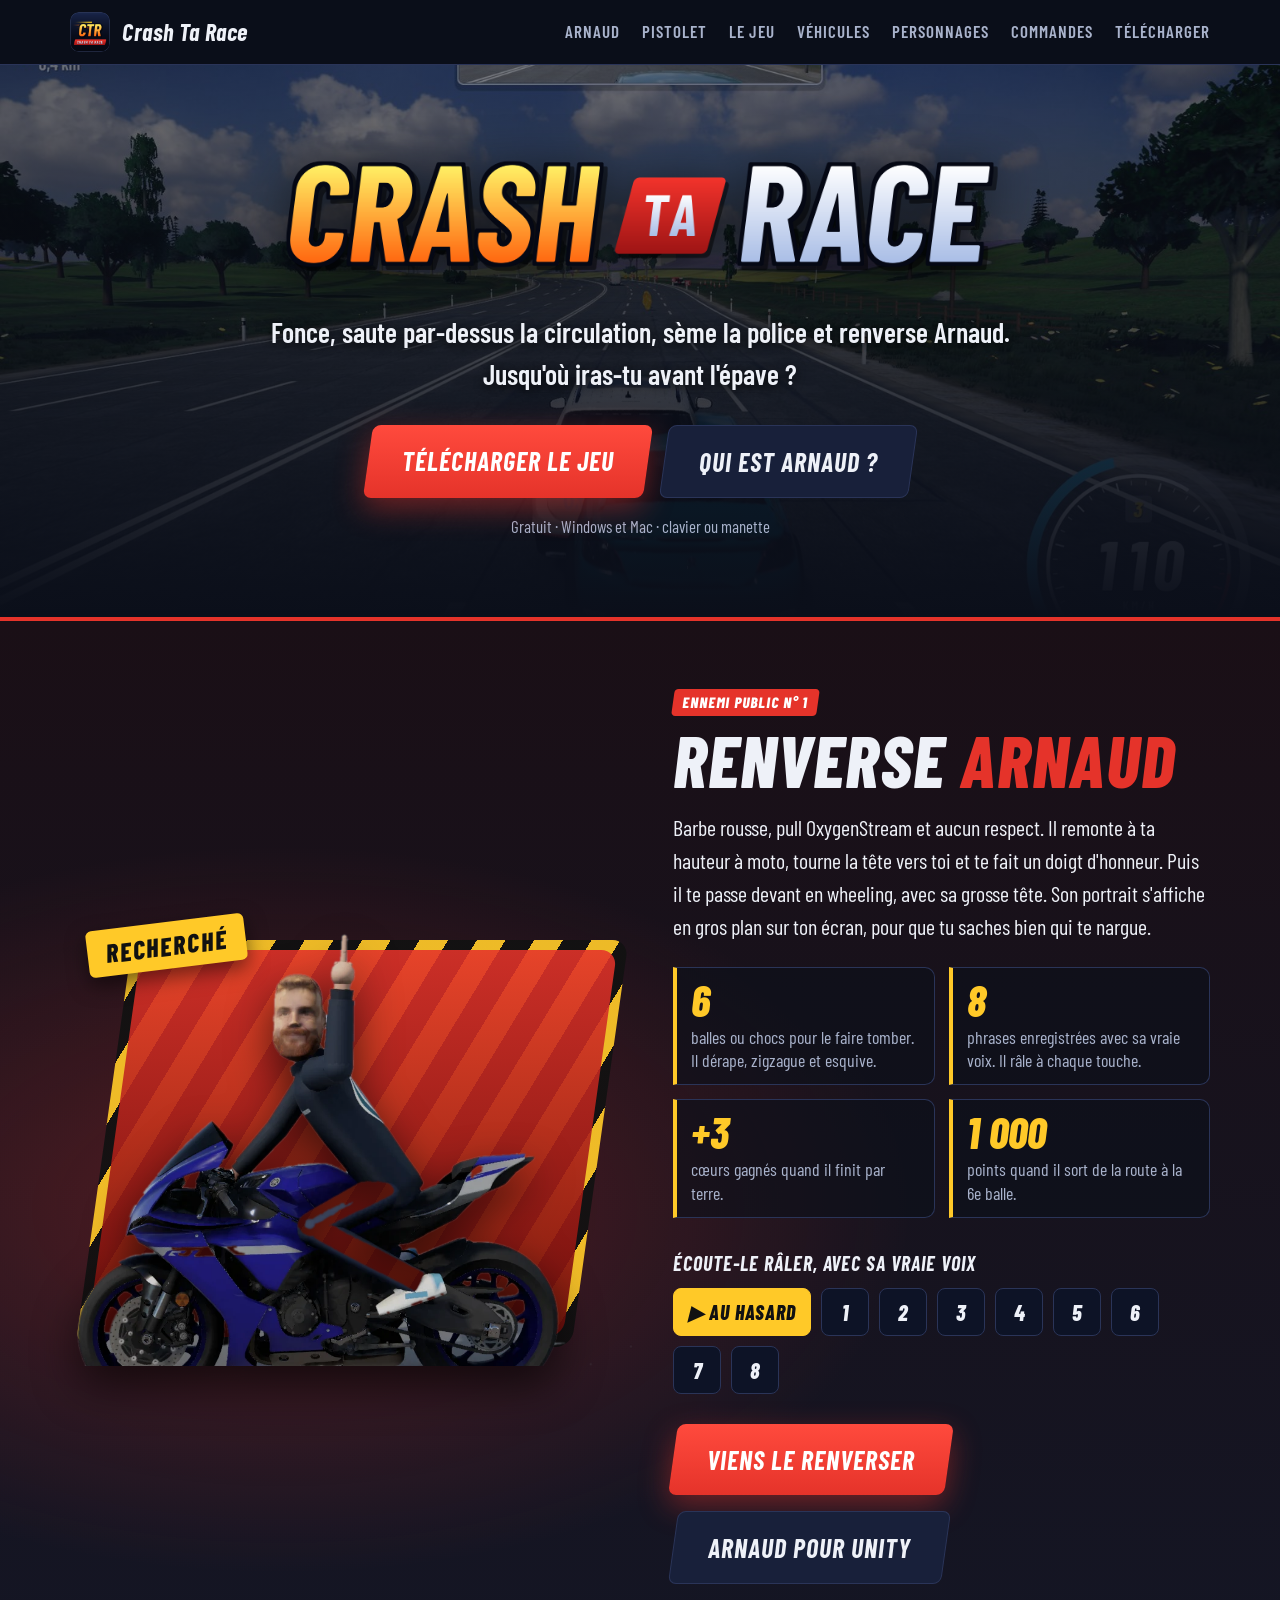
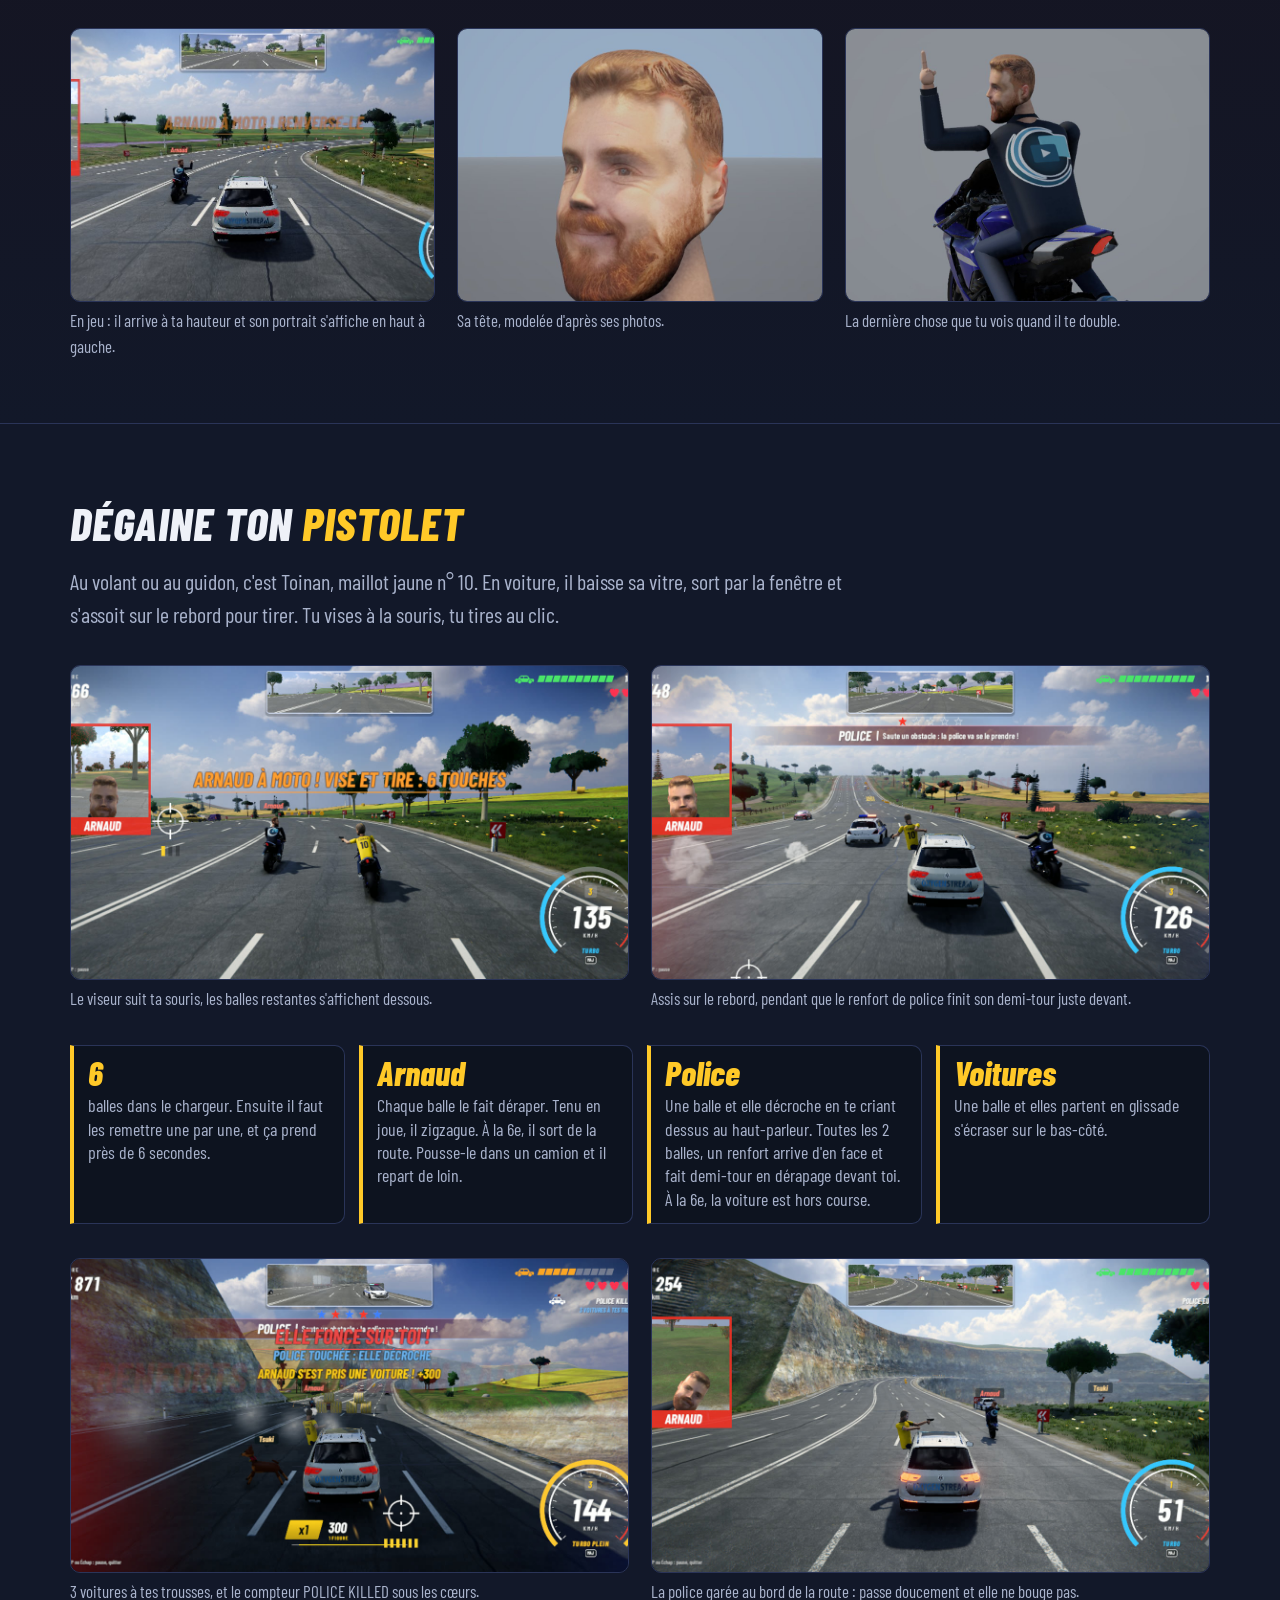
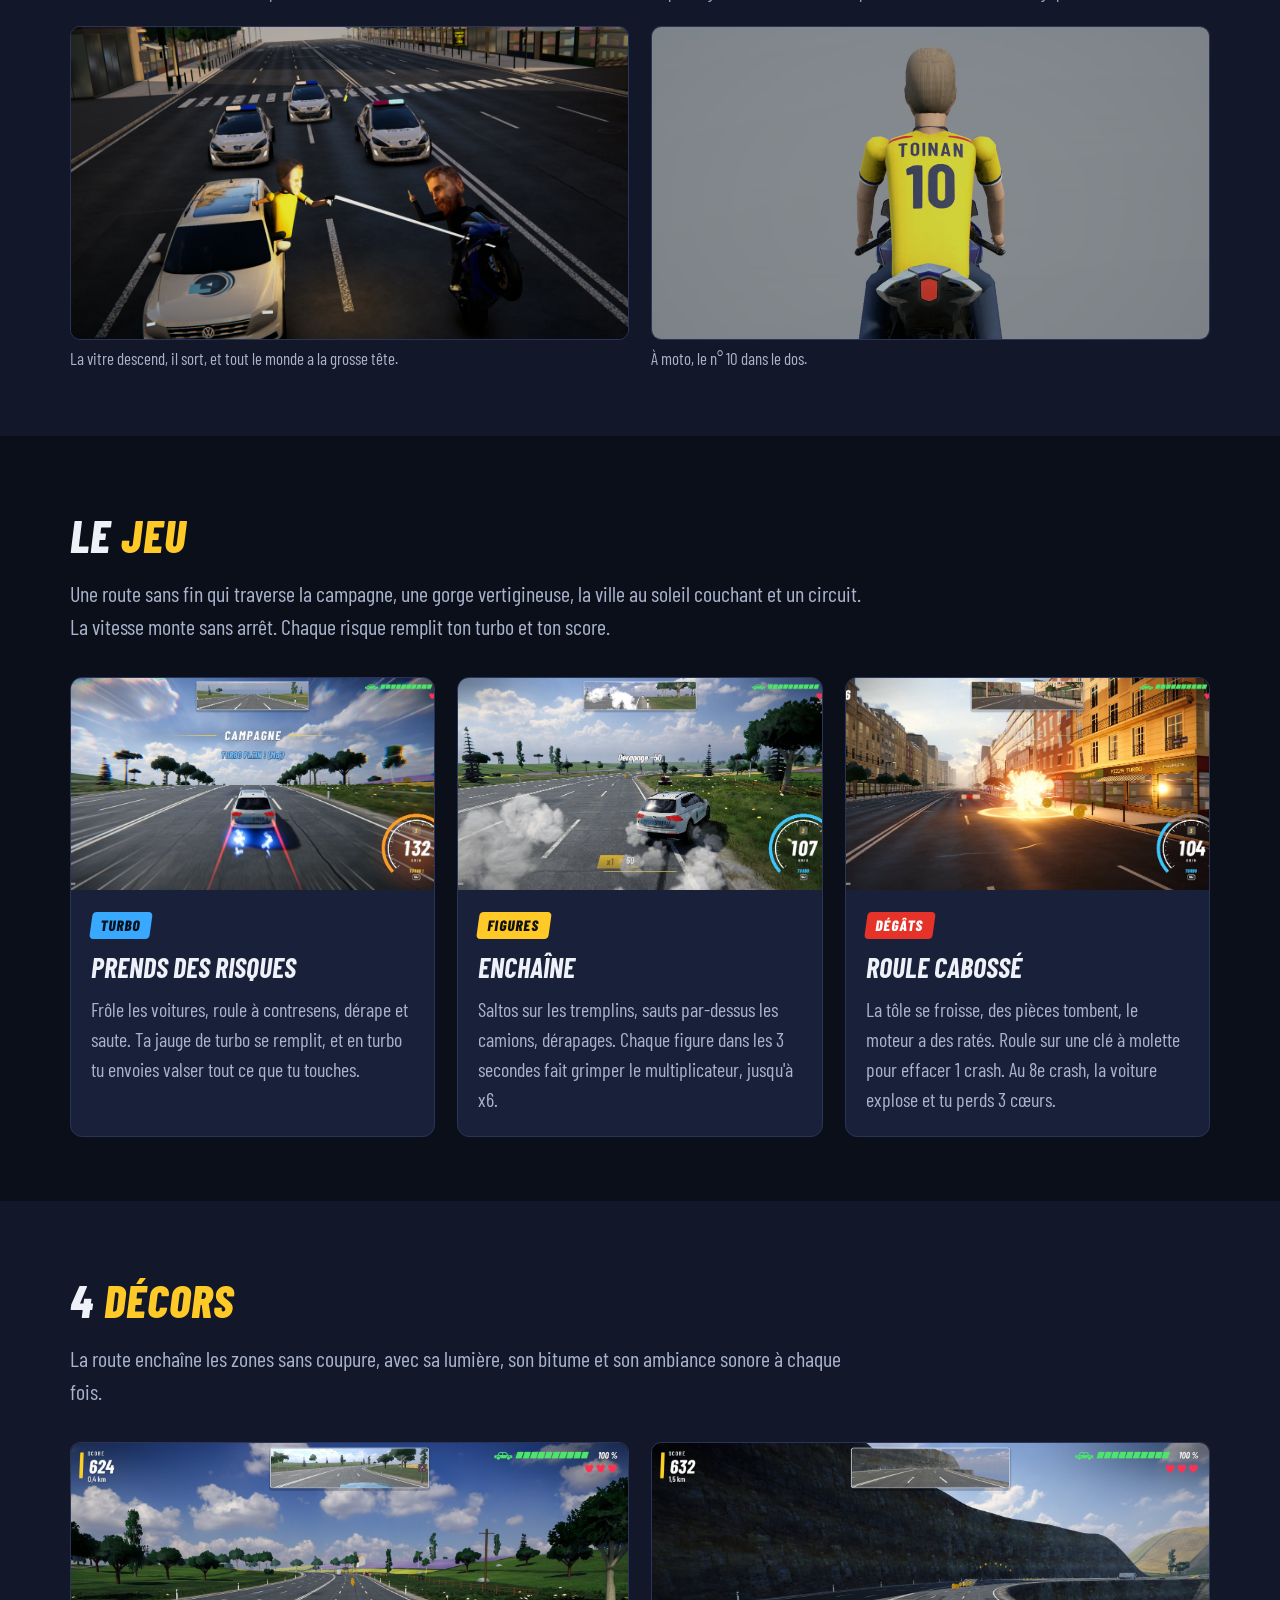
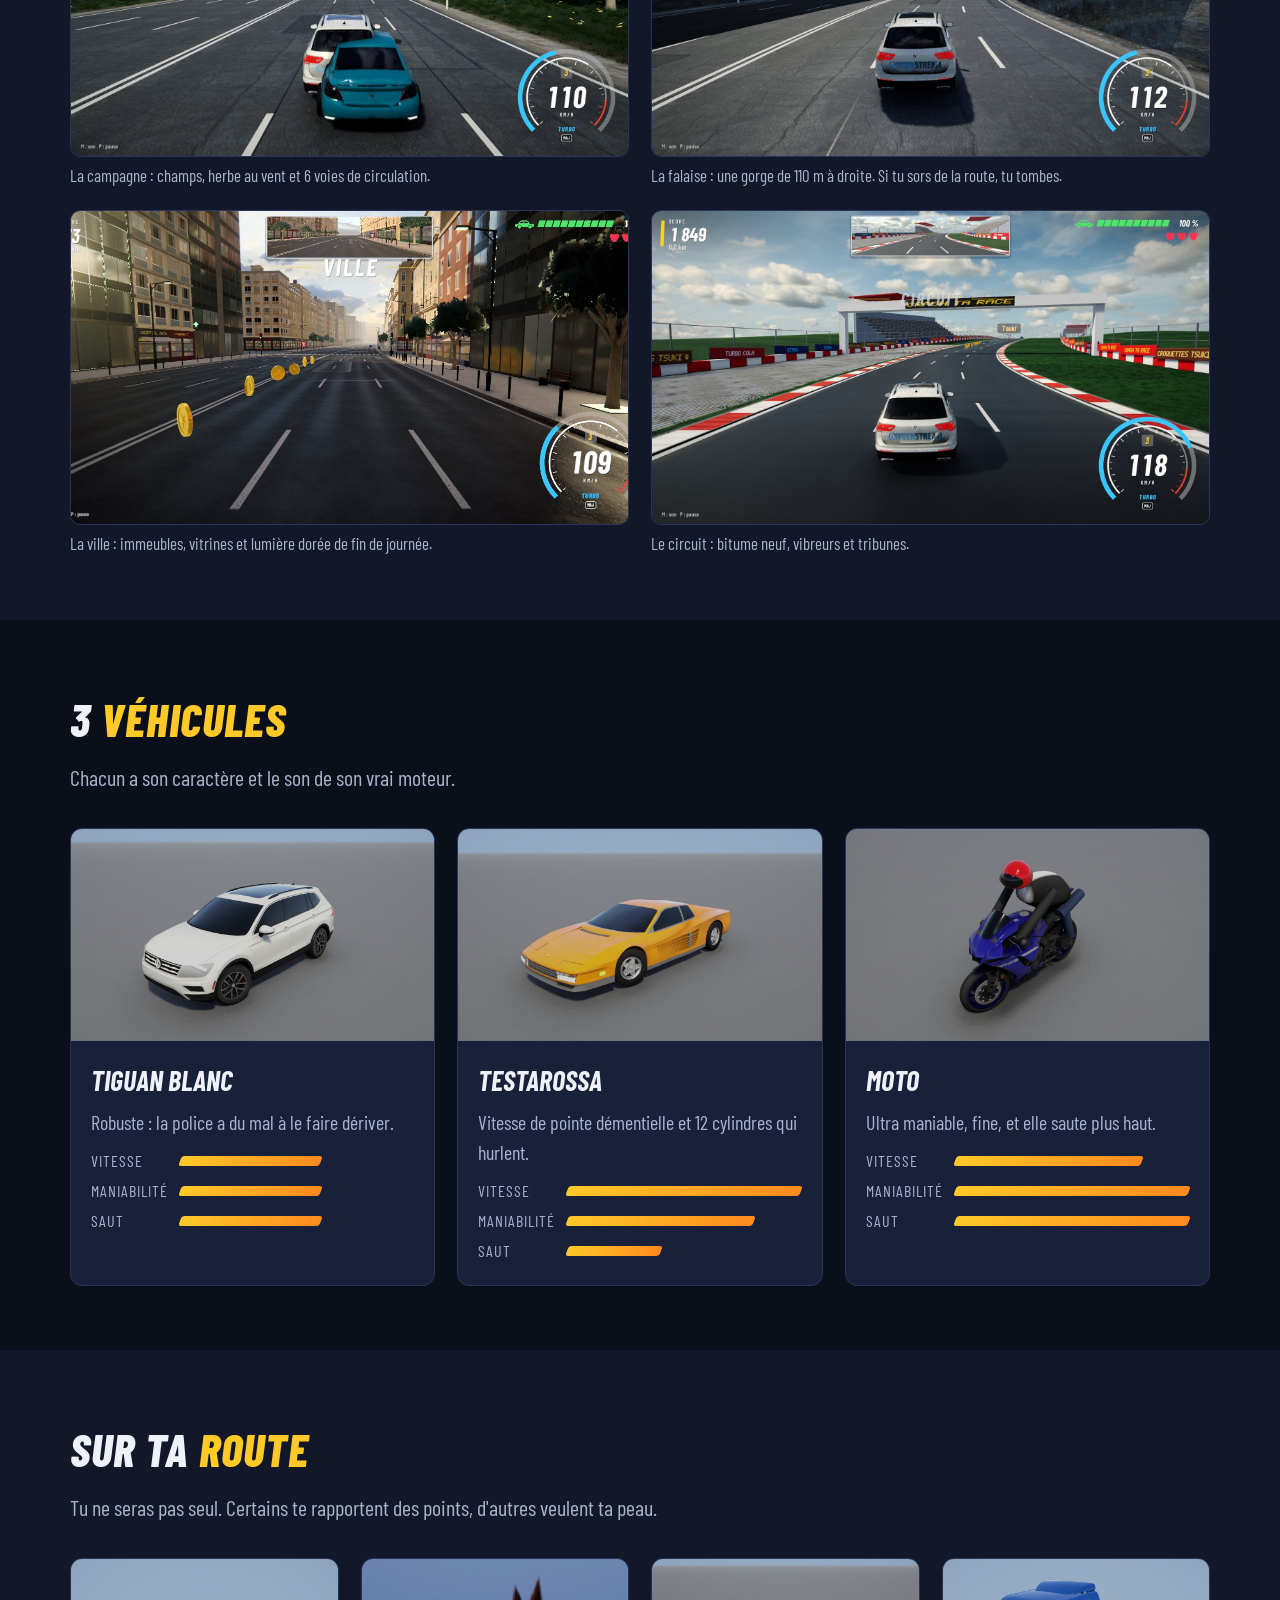
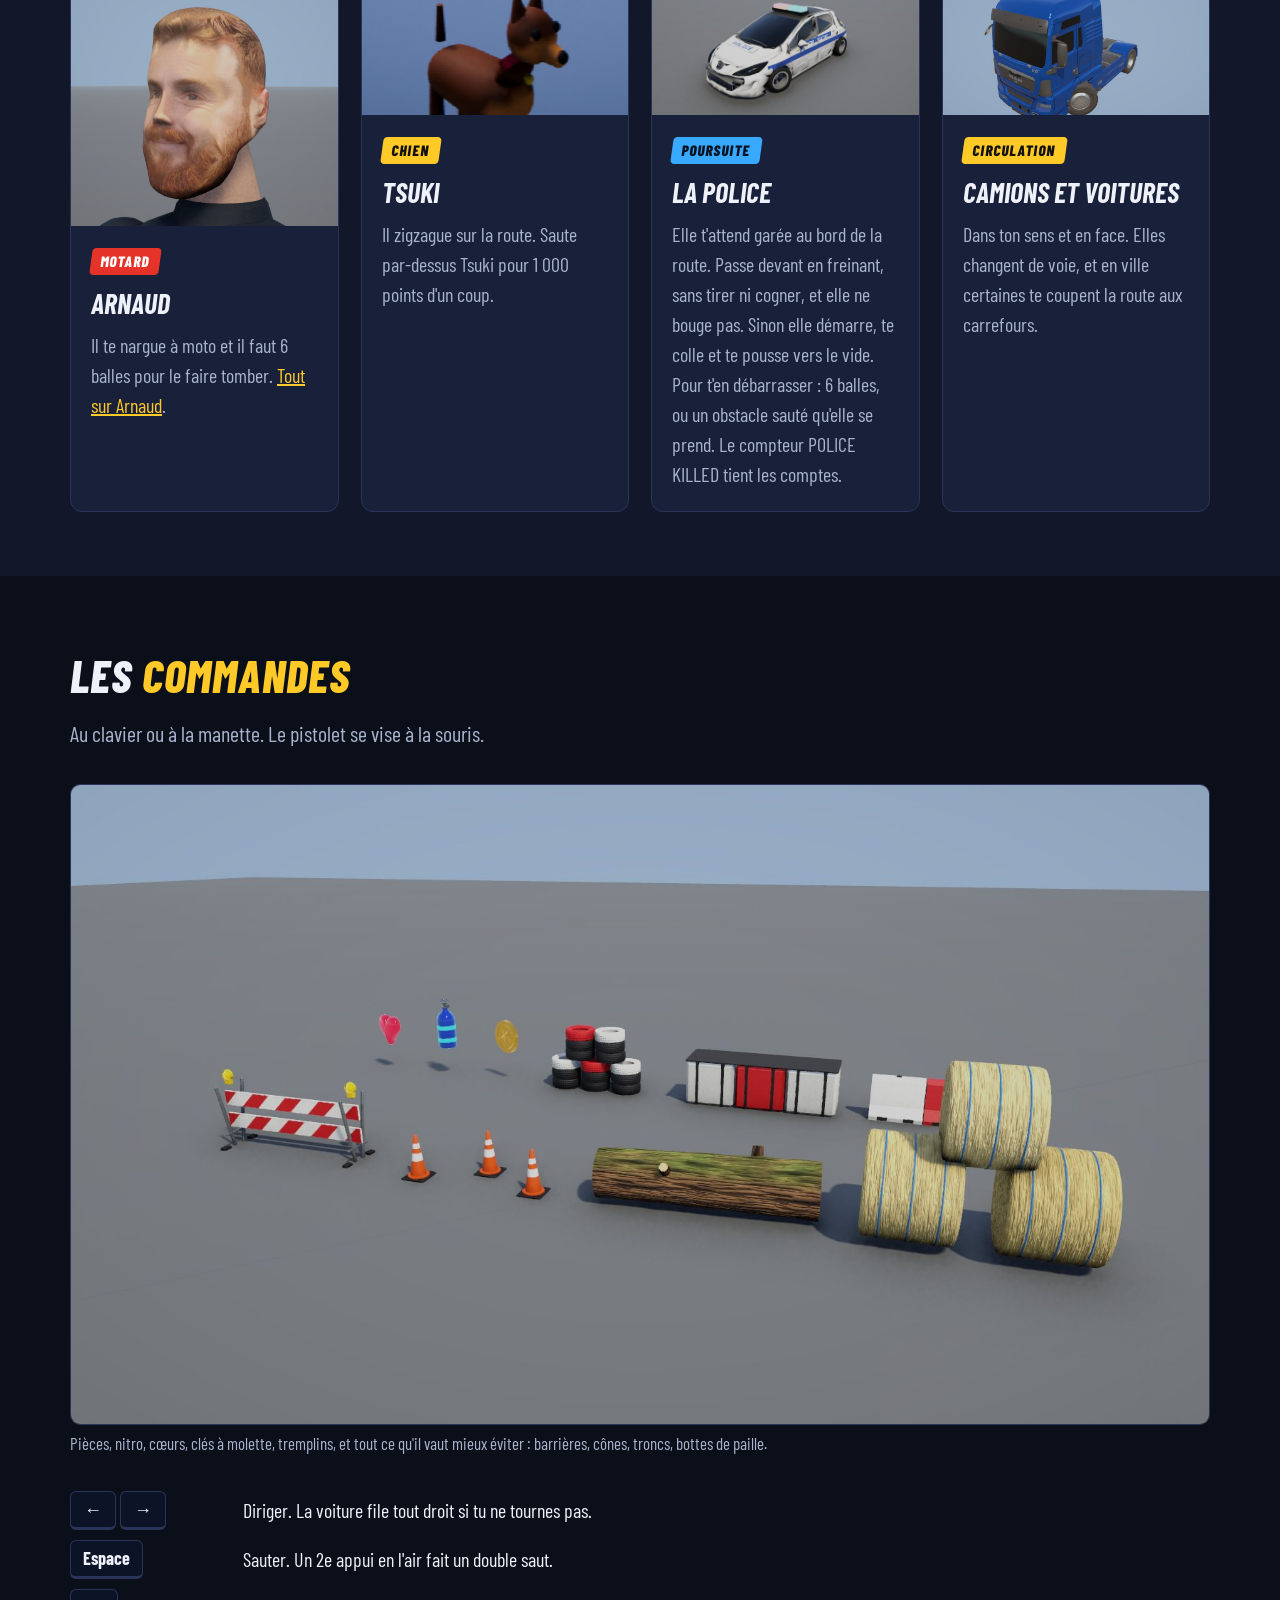
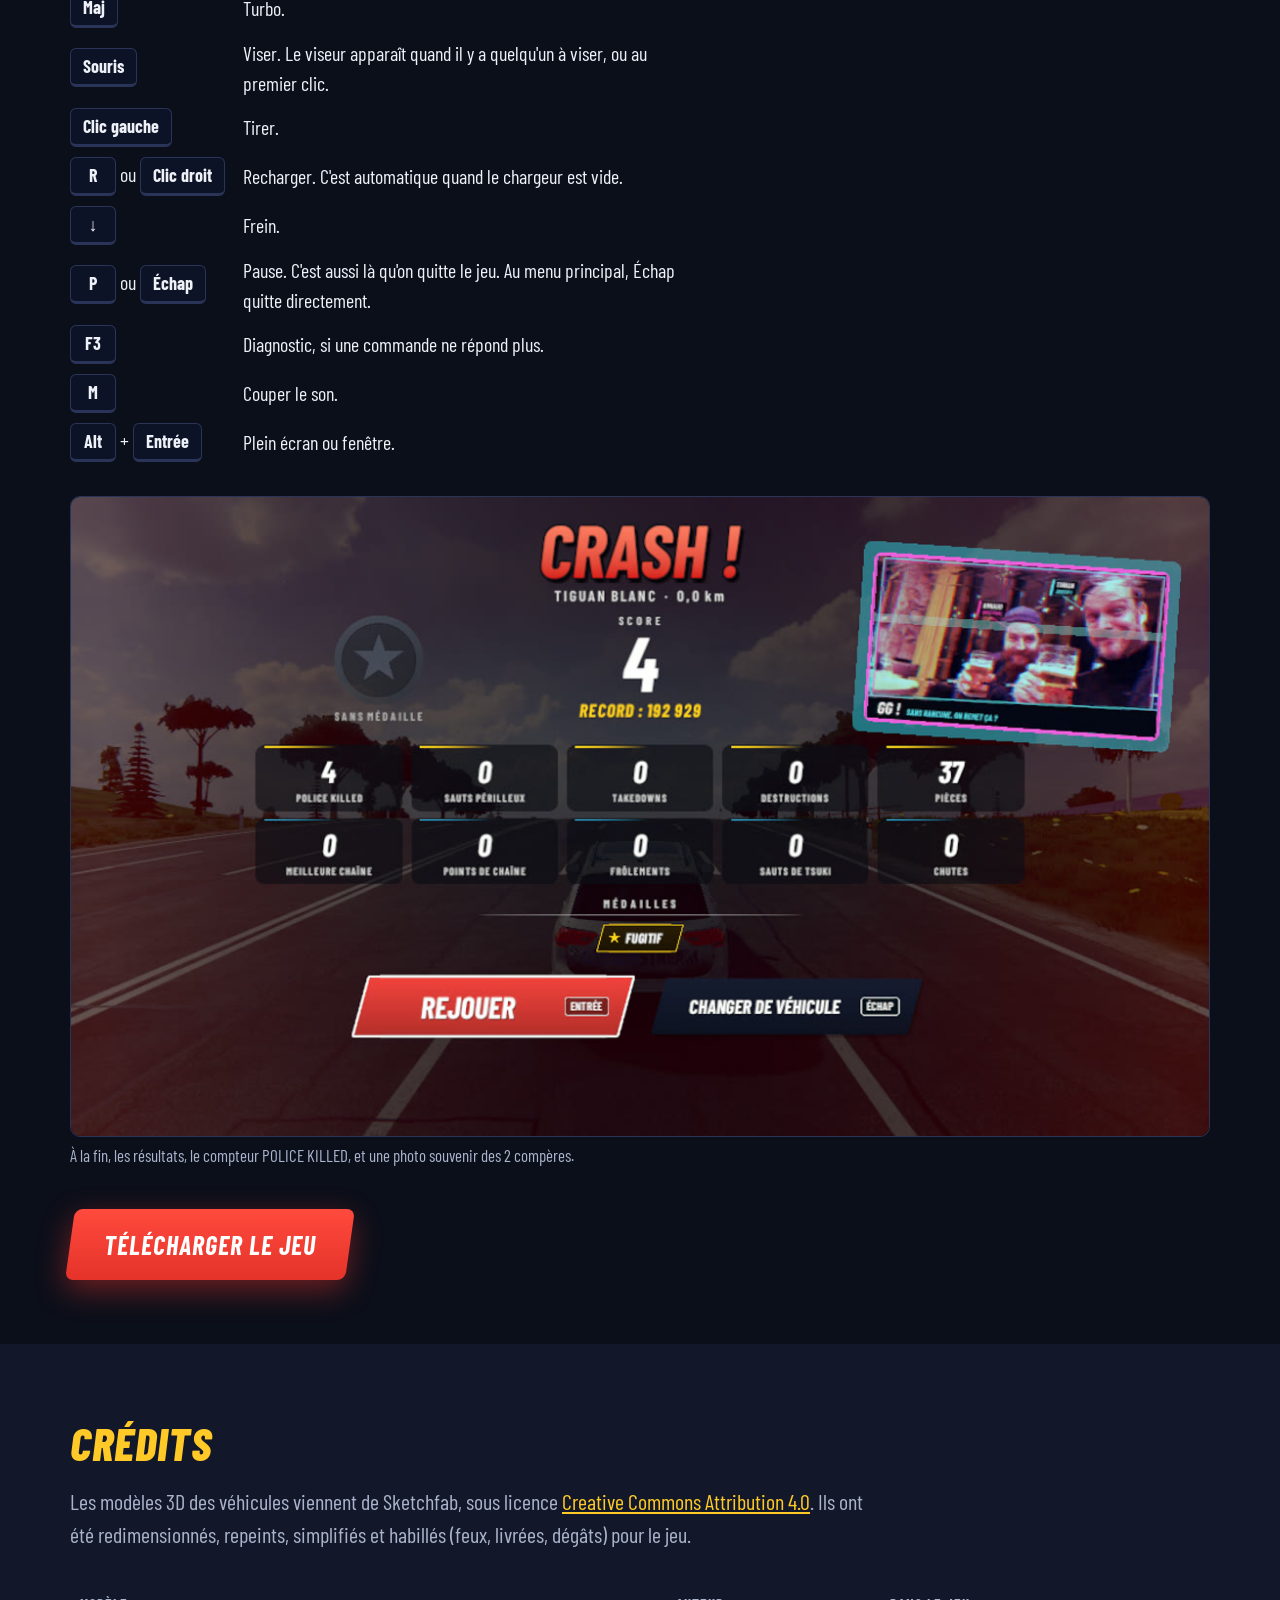
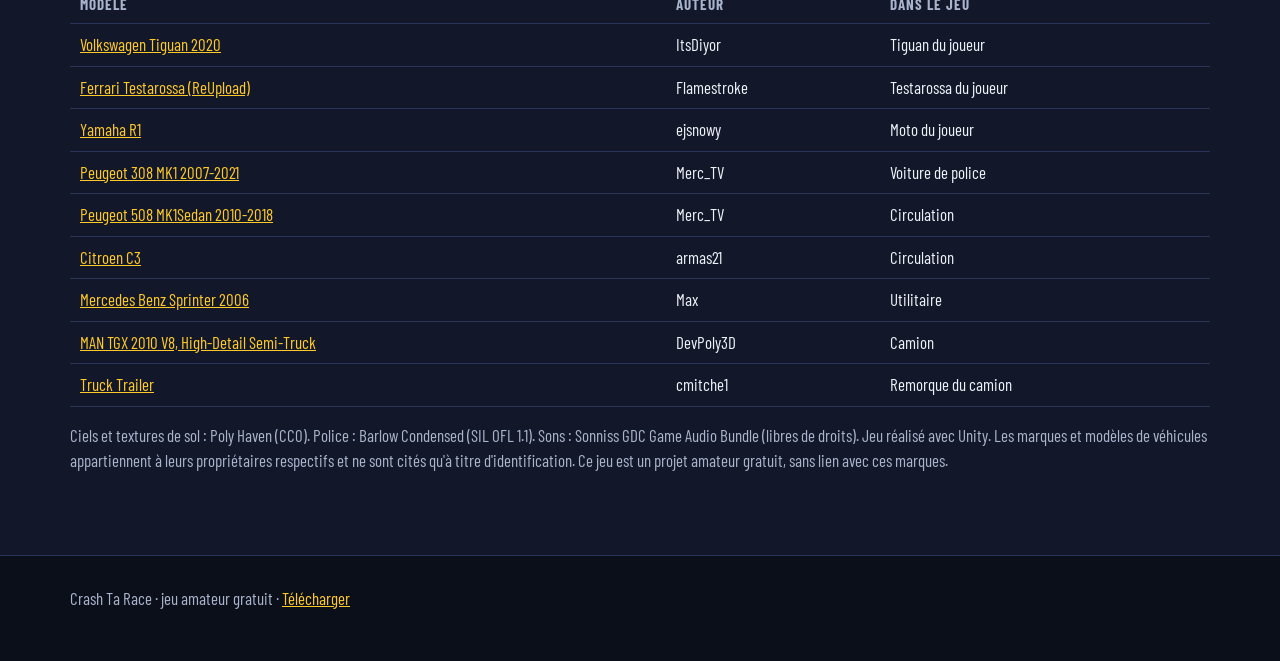
<file: index.html>
<!doctype html>
<html lang="fr">
<head>
<meta charset="utf-8">
<meta name="viewport" content="width=device-width, initial-scale=1">
<title>Crash Ta Race, le jeu de course arcade sur PC</title>
<meta name="description" content="Crash Ta Race : fonce, saute par-dessus la circulation, sème la police, dégaine ton pistolet et fais tomber Arnaud. Jeu de course arcade gratuit pour Windows et Mac.">
<meta property="og:title" content="Crash Ta Race">
<meta property="og:description" content="Fonce, saute, frôle, sème la police. Jeu de course arcade gratuit pour Windows et Mac.">
<meta property="og:image" content="https://toinan2000.github.io/crash-ta-race/images/og-crash-ta-race-4.jpg">
<meta property="og:image:width" content="1200">
<meta property="og:image:height" content="630">
<meta name="twitter:card" content="summary_large_image">
<meta name="twitter:image" content="https://toinan2000.github.io/crash-ta-race/images/og-crash-ta-race-4.jpg">
<meta property="og:type" content="website">
<link rel="icon" href="images/icone.png">
<link rel="preconnect" href="https://fonts.googleapis.com">
<link rel="preconnect" href="https://fonts.gstatic.com" crossorigin>
<link href="https://fonts.googleapis.com/css2?family=Barlow+Condensed:ital,wght@0,500;0,600;0,700;1,700;1,800&display=swap" rel="stylesheet">
<link rel="stylesheet" href="style.css">
</head>
<body>

<header class="barre">
  <div class="contenu">
    <a class="marque" href="index.html"><img src="images/icone.png" alt="">Crash Ta Race</a>
    <nav>
      <a href="#arnaud">Arnaud</a>
      <a href="#pistolet">Pistolet</a>
      <a href="#jeu">Le jeu</a>
      <a href="#vehicules">Véhicules</a>
      <a href="#personnages">Personnages</a>
      <a href="#commandes">Commandes</a>
      <a href="telecharger.html">Télécharger</a>
    </nav>
  </div>
</header>

<div class="heros">
  <div class="contenu">
    <h1>Crash Ta Race</h1>
    <img class="logotype" src="images/logotype.png" alt="Crash Ta Race">
    <p class="accroche">Fonce, saute par-dessus la circulation, sème la police et renverse Arnaud. Jusqu'où iras-tu avant l'épave ?</p>
    <div class="boutons">
      <a class="bouton principal" href="telecharger.html"><span>Télécharger le jeu</span></a>
      <a class="bouton second" href="#arnaud"><span>Qui est Arnaud ?</span></a>
    </div>
    <p class="petit">Gratuit · Windows et Mac · clavier ou manette</p>
  </div>
</div>

<section id="arnaud" class="vedette">
  <div class="contenu">
    <div class="duo">
      <div class="affiche">
        <img src="images/arnaud-vedette.webp" alt="Arnaud à moto, pull OxygenStream, qui fait un doigt d'honneur" width="925" height="710">
        <span class="avis">Recherché</span>
      </div>
      <div>
        <span class="etiquette rouge">Ennemi public n° 1</span>
        <h2>Renverse <em>Arnaud</em></h2>
        <p class="chapo">Barbe rousse, pull OxygenStream et aucun respect. Il remonte à ta hauteur à moto, tourne la tête vers toi et te fait un doigt d'honneur. Puis il te passe devant en wheeling, avec sa grosse tête. Son portrait s'affiche en gros plan sur ton écran, pour que tu saches bien qui te nargue.</p>
        <div class="chiffres">
          <div><b>6</b><span>balles ou chocs pour le faire tomber. Il dérape, zigzague et esquive.</span></div>
          <div><b>8</b><span>phrases enregistrées avec sa vraie voix. Il râle à chaque touche.</span></div>
          <div><b>+3</b><span>cœurs gagnés quand il finit par terre.</span></div>
          <div><b>1 000</b><span>points quand il sort de la route à la 6e balle.</span></div>
        </div>
        <div class="voix" id="voix">
          <p class="titre-voix">Écoute-le râler, avec sa vraie voix</p>
          <div class="pastilles">
            <button type="button" class="hasard" data-son="0">▶ Au hasard</button>
            <button type="button" data-son="1" aria-label="Écouter la phrase 1 d'Arnaud">1</button>
            <button type="button" data-son="2" aria-label="Écouter la phrase 2 d'Arnaud">2</button>
            <button type="button" data-son="3" aria-label="Écouter la phrase 3 d'Arnaud">3</button>
            <button type="button" data-son="4" aria-label="Écouter la phrase 4 d'Arnaud">4</button>
            <button type="button" data-son="5" aria-label="Écouter la phrase 5 d'Arnaud">5</button>
            <button type="button" data-son="6" aria-label="Écouter la phrase 6 d'Arnaud">6</button>
            <button type="button" data-son="7" aria-label="Écouter la phrase 7 d'Arnaud">7</button>
            <button type="button" data-son="8" aria-label="Écouter la phrase 8 d'Arnaud">8</button>
          </div>
        </div>
        <div class="boutons" style="justify-content:flex-start">
          <a class="bouton principal" href="telecharger.html"><span>Viens le renverser</span></a>
          <a class="bouton second" href="telecharger.html#arnaud-unity"><span>Arnaud pour Unity</span></a>
        </div>
      </div>
    </div>
    <div class="grille g3 galerie" style="margin-top:44px">
      <figure><img src="images/jeu-arnaud.jpg" alt="Arnaud à moto en jeu, avec son portrait à l'écran" loading="lazy"><figcaption>En jeu : il arrive à ta hauteur et son portrait s'affiche en haut à gauche.</figcaption></figure>
      <figure><img src="images/arnaud-tete.jpg" alt="La tête d'Arnaud" loading="lazy"><figcaption>Sa tête, modelée d'après ses photos.</figcaption></figure>
      <figure><img src="images/arnaud-dos.jpg" alt="Arnaud de dos, le symbole OxygenStream sur le pull" loading="lazy"><figcaption>La dernière chose que tu vois quand il te double.</figcaption></figure>
    </div>
  </div>
</section>

<section id="pistolet" class="alt">
  <div class="contenu">
    <h2>Dégaine ton <em>pistolet</em></h2>
    <p class="chapo">Au volant ou au guidon, c'est Toinan, maillot jaune n° 10. En voiture, il baisse sa vitre, sort par la fenêtre et s'assoit sur le rebord pour tirer. Tu vises à la souris, tu tires au clic.</p>
    <div class="grille g2 galerie">
      <figure><img src="images/jeu-tir-moto.jpg" alt="Le pilote au maillot n° 10 vise Arnaud à moto" loading="lazy"><figcaption>Le viseur suit ta souris, les balles restantes s'affichent dessous.</figcaption></figure>
      <figure><img src="images/jeu-renfort.jpg" alt="Le pilote assis sur le rebord de la fenêtre, une voiture de police vient de faire demi-tour devant lui" loading="lazy"><figcaption>Assis sur le rebord, pendant que le renfort de police finit son demi-tour juste devant.</figcaption></figure>
    </div>
    <div class="chiffres" style="margin:34px 0 0">
      <div><b>6</b><span>balles dans le chargeur. Ensuite il faut les remettre une par une, et ça prend près de 6 secondes.</span></div>
      <div><b>Arnaud</b><span>Chaque balle le fait déraper. Tenu en joue, il zigzague. À la 6e, il sort de la route. Pousse-le dans un camion et il repart de loin.</span></div>
      <div><b>Police</b><span>Une balle et elle décroche en te criant dessus au haut-parleur. Toutes les 2 balles, un renfort arrive d'en face et fait demi-tour en dérapage devant toi. À la 6e, la voiture est hors course.</span></div>
      <div><b>Voitures</b><span>Une balle et elles partent en glissade s'écraser sur le bas-côté.</span></div>
    </div>
    <div class="grille g2 galerie" style="margin-top:34px">
      <figure><img src="images/jeu-police.jpg" alt="3 voitures de police à tes trousses, le compteur POLICE KILLED en haut à droite" loading="lazy"><figcaption>3 voitures à tes trousses, et le compteur POLICE KILLED sous les cœurs.</figcaption></figure>
      <figure><img src="images/jeu-radar.jpg" alt="Le joueur passe à 51 km/h devant la voiture de police garée" loading="lazy"><figcaption>La police garée au bord de la route : passe doucement et elle ne bouge pas.</figcaption></figure>
    </div>
    <div class="grille g2 galerie" style="margin-top:22px">
      <figure><img src="images/jeu-grosses-tetes.jpg" alt="Le pilote sorti par la fenêtre avec une grosse tête, Arnaud en wheeling, la police derrière" loading="lazy"><figcaption>La vitre descend, il sort, et tout le monde a la grosse tête.</figcaption></figure>
      <figure><img src="images/pilote-dos.jpg" alt="Le pilote de dos à moto, maillot jaune TOINAN 10" loading="lazy"><figcaption>À moto, le n° 10 dans le dos.</figcaption></figure>
    </div>
  </div>
</section>

<section id="jeu">
  <div class="contenu">
    <h2>Le <em>jeu</em></h2>
    <p class="chapo">Une route sans fin qui traverse la campagne, une gorge vertigineuse, la ville au soleil couchant et un circuit. La vitesse monte sans arrêt. Chaque risque remplit ton turbo et ton score.</p>
    <div class="grille g3">
      <div class="carte"><img src="images/jeu-turbo.jpg" alt="Turbo en pleine campagne" loading="lazy"><div class="texte"><span class="etiquette bleu">Turbo</span><h3>Prends des risques</h3><p>Frôle les voitures, roule à contresens, dérape et saute. Ta jauge de turbo se remplit, et en turbo tu envoies valser tout ce que tu touches.</p></div></div>
      <div class="carte"><img src="images/jeu-derapage.jpg" alt="Dérapage avec fumée de pneus" loading="lazy"><div class="texte"><span class="etiquette">Figures</span><h3>Enchaîne</h3><p>Saltos sur les tremplins, sauts par-dessus les camions, dérapages. Chaque figure dans les 3 secondes fait grimper le multiplicateur, jusqu'à x6.</p></div></div>
      <div class="carte"><img src="images/jeu-explosion.jpg" alt="Explosion en ville" loading="lazy"><div class="texte"><span class="etiquette rouge">Dégâts</span><h3>Roule cabossé</h3><p>La tôle se froisse, des pièces tombent, le moteur a des ratés. Roule sur une clé à molette pour effacer 1 crash. Au 8e crash, la voiture explose et tu perds 3 cœurs.</p></div></div>
    </div>
  </div>
</section>

<section class="alt">
  <div class="contenu">
    <h2>4 <em>décors</em></h2>
    <p class="chapo">La route enchaîne les zones sans coupure, avec sa lumière, son bitume et son ambiance sonore à chaque fois.</p>
    <div class="grille g2 galerie">
      <figure><img src="images/jeu-campagne.jpg" alt="La campagne" loading="lazy"><figcaption>La campagne : champs, herbe au vent et 6 voies de circulation.</figcaption></figure>
      <figure><img src="images/jeu-falaise.jpg" alt="La falaise" loading="lazy"><figcaption>La falaise : une gorge de 110 m à droite. Si tu sors de la route, tu tombes.</figcaption></figure>
      <figure><img src="images/jeu-ville.jpg" alt="La ville" loading="lazy"><figcaption>La ville : immeubles, vitrines et lumière dorée de fin de journée.</figcaption></figure>
      <figure><img src="images/jeu-circuit.jpg" alt="Le circuit" loading="lazy"><figcaption>Le circuit : bitume neuf, vibreurs et tribunes.</figcaption></figure>
    </div>
  </div>
</section>

<section id="vehicules">
  <div class="contenu">
    <h2>3 <em>véhicules</em></h2>
    <p class="chapo">Chacun a son caractère et le son de son vrai moteur.</p>
    <div class="grille g3">
      <div class="carte"><img src="images/voiture-tiguan.jpg" alt="Le Tiguan blanc" loading="lazy"><div class="texte"><h3>Tiguan blanc</h3><p>Robuste : la police a du mal à le faire dériver.</p><div class="barres"><span>Vitesse</span><i style="width:60%"></i><span>Maniabilité</span><i style="width:60%"></i><span>Saut</span><i style="width:60%"></i></div></div></div>
      <div class="carte"><img src="images/voiture-testarossa.jpg" alt="La Testarossa" loading="lazy"><div class="texte"><h3>Testarossa</h3><p>Vitesse de pointe démentielle et 12 cylindres qui hurlent.</p><div class="barres"><span>Vitesse</span><i style="width:100%"></i><span>Maniabilité</span><i style="width:80%"></i><span>Saut</span><i style="width:40%"></i></div></div></div>
      <div class="carte"><img src="images/voiture-moto.jpg" alt="La moto" loading="lazy"><div class="texte"><h3>Moto</h3><p>Ultra maniable, fine, et elle saute plus haut.</p><div class="barres"><span>Vitesse</span><i style="width:80%"></i><span>Maniabilité</span><i style="width:100%"></i><span>Saut</span><i style="width:100%"></i></div></div></div>
    </div>
  </div>
</section>

<section id="personnages" class="alt">
  <div class="contenu">
    <h2>Sur ta <em>route</em></h2>
    <p class="chapo">Tu ne seras pas seul. Certains te rapportent des points, d'autres veulent ta peau.</p>
    <div class="grille g4">
      <div class="carte portrait"><img src="images/arnaud-tete.jpg" alt="Arnaud" loading="lazy"><div class="texte"><span class="etiquette rouge">Motard</span><h3>Arnaud</h3><p>Il te nargue à moto et il faut 6 balles pour le faire tomber. <a href="#arnaud">Tout sur Arnaud</a>.</p></div></div>
      <div class="carte"><img src="images/tsuki.jpg" alt="Tsuki le chien" loading="lazy"><div class="texte"><span class="etiquette">Chien</span><h3>Tsuki</h3><p>Il zigzague sur la route. Saute par-dessus Tsuki pour 1 000 points d'un coup.</p></div></div>
      <div class="carte"><img src="images/police.jpg" alt="La voiture de police" loading="lazy"><div class="texte"><span class="etiquette bleu">Poursuite</span><h3>La police</h3><p>Elle t'attend garée au bord de la route. Passe devant en freinant, sans tirer ni cogner, et elle ne bouge pas. Sinon elle démarre, te colle et te pousse vers le vide. Pour t'en débarrasser : 6 balles, ou un obstacle sauté qu'elle se prend. Le compteur POLICE KILLED tient les comptes.</p></div></div>
      <div class="carte"><img src="images/camion.jpg" alt="Un camion" loading="lazy"><div class="texte"><span class="etiquette">Circulation</span><h3>Camions et voitures</h3><p>Dans ton sens et en face. Elles changent de voie, et en ville certaines te coupent la route aux carrefours.</p></div></div>
    </div>
  </div>
</section>

<section id="commandes">
  <div class="contenu">
    <h2>Les <em>commandes</em></h2>
    <p class="chapo">Au clavier ou à la manette. Le pistolet se vise à la souris.</p>
    <figure class="galerie" style="margin-bottom:34px"><img src="images/objets.jpg" alt="Les objets du jeu" loading="lazy"><figcaption>Pièces, nitro, cœurs, clés à molette, tremplins, et tout ce qu'il vaut mieux éviter : barrières, cônes, troncs, bottes de paille.</figcaption></figure>
    <div class="touches">
      <span><kbd>←</kbd> <kbd>→</kbd></span><span>Diriger. La voiture file tout droit si tu ne tournes pas.</span>
      <span><kbd>Espace</kbd></span><span>Sauter. Un 2e appui en l'air fait un double saut.</span>
      <span><kbd>Maj</kbd></span><span>Turbo.</span>
      <span><kbd>Souris</kbd></span><span>Viser. Le viseur apparaît quand il y a quelqu'un à viser, ou au premier clic.</span>
      <span><kbd>Clic gauche</kbd></span><span>Tirer.</span>
      <span><kbd>R</kbd> ou <kbd>Clic droit</kbd></span><span>Recharger. C'est automatique quand le chargeur est vide.</span>
      <span><kbd>↓</kbd></span><span>Frein.</span>
      <span><kbd>P</kbd> ou <kbd>Échap</kbd></span><span>Pause. C'est aussi là qu'on quitte le jeu. Au menu principal, Échap quitte directement.</span>
      <span><kbd>F3</kbd></span><span>Diagnostic, si une commande ne répond plus.</span>
      <span><kbd>M</kbd></span><span>Couper le son.</span>
      <span><kbd>Alt</kbd> + <kbd>Entrée</kbd></span><span>Plein écran ou fenêtre.</span>
    </div>
    <figure class="galerie" style="margin-top:34px"><img src="images/jeu-fin.jpg" alt="L'écran de résultats, avec la photo des 2 compères en néon" loading="lazy"><figcaption>À la fin, les résultats, le compteur POLICE KILLED, et une photo souvenir des 2 compères.</figcaption></figure>
    <div class="boutons" style="justify-content:flex-start;margin-top:40px">
      <a class="bouton principal" href="telecharger.html"><span>Télécharger le jeu</span></a>
    </div>
  </div>
</section>

<section class="alt" id="credits">
  <div class="contenu">
    <h2><em>Crédits</em></h2>
    <p class="chapo">Les modèles 3D des véhicules viennent de Sketchfab, sous licence <a href="https://creativecommons.org/licenses/by/4.0/deed.fr">Creative Commons Attribution 4.0</a>. Ils ont été redimensionnés, repeints, simplifiés et habillés (feux, livrées, dégâts) pour le jeu.</p>
    <table class="credits">
      <tr><th>Modèle</th><th>Auteur</th><th>Dans le jeu</th></tr>
      <tr><td><a href="https://sketchfab.com/3d-models/fc46a721e21440a2a641750007942a13">Volkswagen Tiguan 2020</a></td><td>ItsDiyor</td><td>Tiguan du joueur</td></tr>
      <tr><td><a href="https://sketchfab.com/3d-models/c9ffed89013d4b6b8f690a1f3bc26661">Ferrari Testarossa (ReUpload)</a></td><td>Flamestroke</td><td>Testarossa du joueur</td></tr>
      <tr><td><a href="https://sketchfab.com/3d-models/7b3343ad0c0f4cbe94238c734e1b731a">Yamaha R1</a></td><td>ejsnowy</td><td>Moto du joueur</td></tr>
      <tr><td><a href="https://sketchfab.com/3d-models/2ac96482c96f4416a8523e8768c01bcc">Peugeot 308 MK1 2007-2021</a></td><td>Merc_TV</td><td>Voiture de police</td></tr>
      <tr><td><a href="https://sketchfab.com/3d-models/afa4fcce8b1245b587ef42a70ae6b973">Peugeot 508 MK1Sedan 2010-2018</a></td><td>Merc_TV</td><td>Circulation</td></tr>
      <tr><td><a href="https://sketchfab.com/3d-models/cf05b497afca4364bb1bbafcd08d8b50">Citroen C3</a></td><td>armas21</td><td>Circulation</td></tr>
      <tr><td><a href="https://sketchfab.com/3d-models/f69de1315bb049c8946d57f6006acd73">Mercedes Benz Sprinter 2006</a></td><td>Max</td><td>Utilitaire</td></tr>
      <tr><td><a href="https://sketchfab.com/3d-models/34ce748d9a4b4de7b035cfe5cb97f5d1">MAN TGX 2010 V8, High-Detail Semi-Truck</a></td><td>DevPoly3D</td><td>Camion</td></tr>
      <tr><td><a href="https://sketchfab.com/3d-models/cd9a5677626f4b648a4a3b1e0d9ca5b9">Truck Trailer</a></td><td>cmitche1</td><td>Remorque du camion</td></tr>
    </table>
    <p class="petit">Ciels et textures de sol : Poly Haven (CC0). Police : Barlow Condensed (SIL OFL 1.1). Sons : Sonniss GDC Game Audio Bundle (libres de droits). Jeu réalisé avec Unity. Les marques et modèles de véhicules appartiennent à leurs propriétaires respectifs et ne sont cités qu'à titre d'identification. Ce jeu est un projet amateur gratuit, sans lien avec ces marques.</p>
  </div>
</section>

<footer>
  <div class="contenu">Crash Ta Race · jeu amateur gratuit · <a href="telecharger.html">Télécharger</a></div>
</footer>
<script>
(function () {
  var zone = document.getElementById('voix'); if (!zone) return;
  var lecteur = new Audio(), dernier = 0, boutons = zone.querySelectorAll('button');
  function eteindre() { boutons.forEach(function (b) { b.classList.remove('joue'); }); }
  lecteur.addEventListener('ended', eteindre);
  boutons.forEach(function (b) {
    b.addEventListener('click', function () {
      var n = +b.dataset.son;
      if (!n) { do { n = 1 + Math.floor(Math.random() * 8); } while (n === dernier); }
      else if (b.classList.contains('joue')) { lecteur.pause(); eteindre(); return; }
      dernier = n; eteindre();
      lecteur.src = 'sons/arnaud-' + n + '.mp3';
      lecteur.play().catch(eteindre);
      zone.querySelector('[data-son="' + n + '"]').classList.add('joue');
    });
  });
})();
</script>

</body>
</html>
</file>
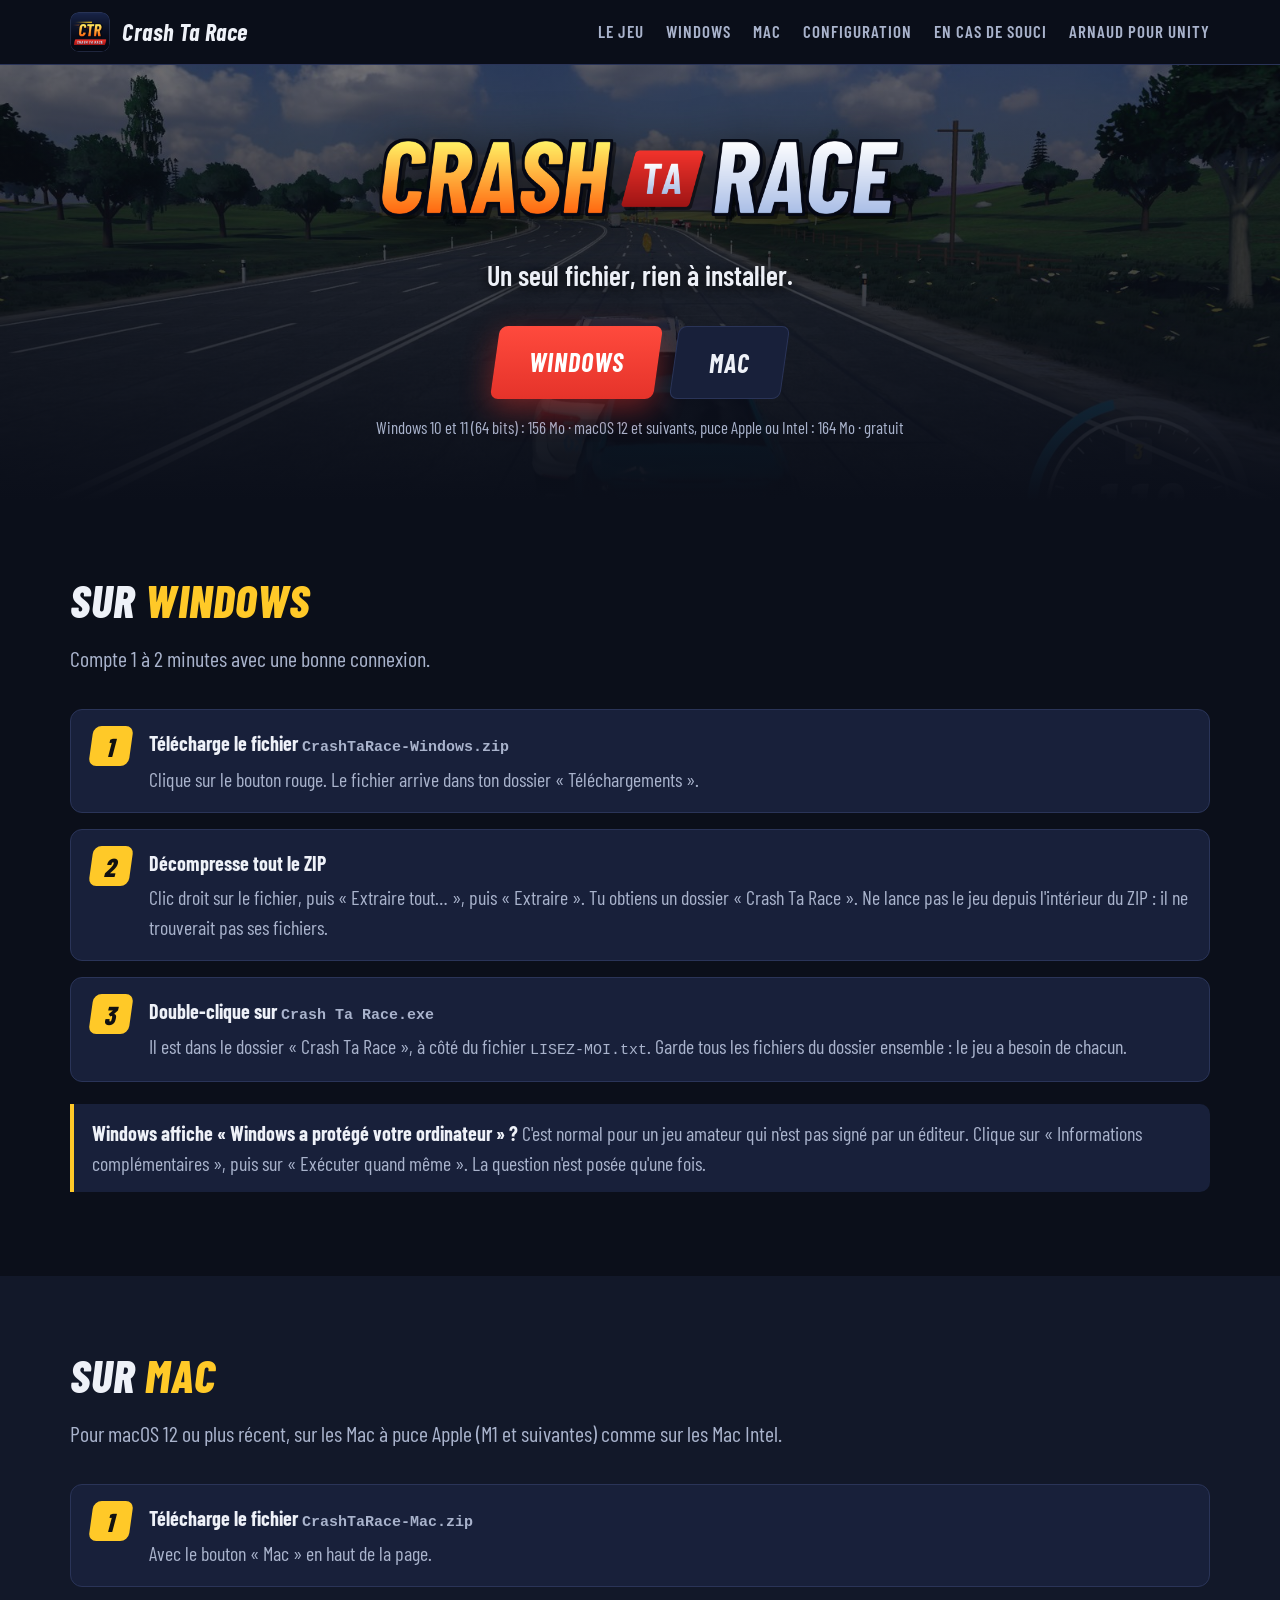
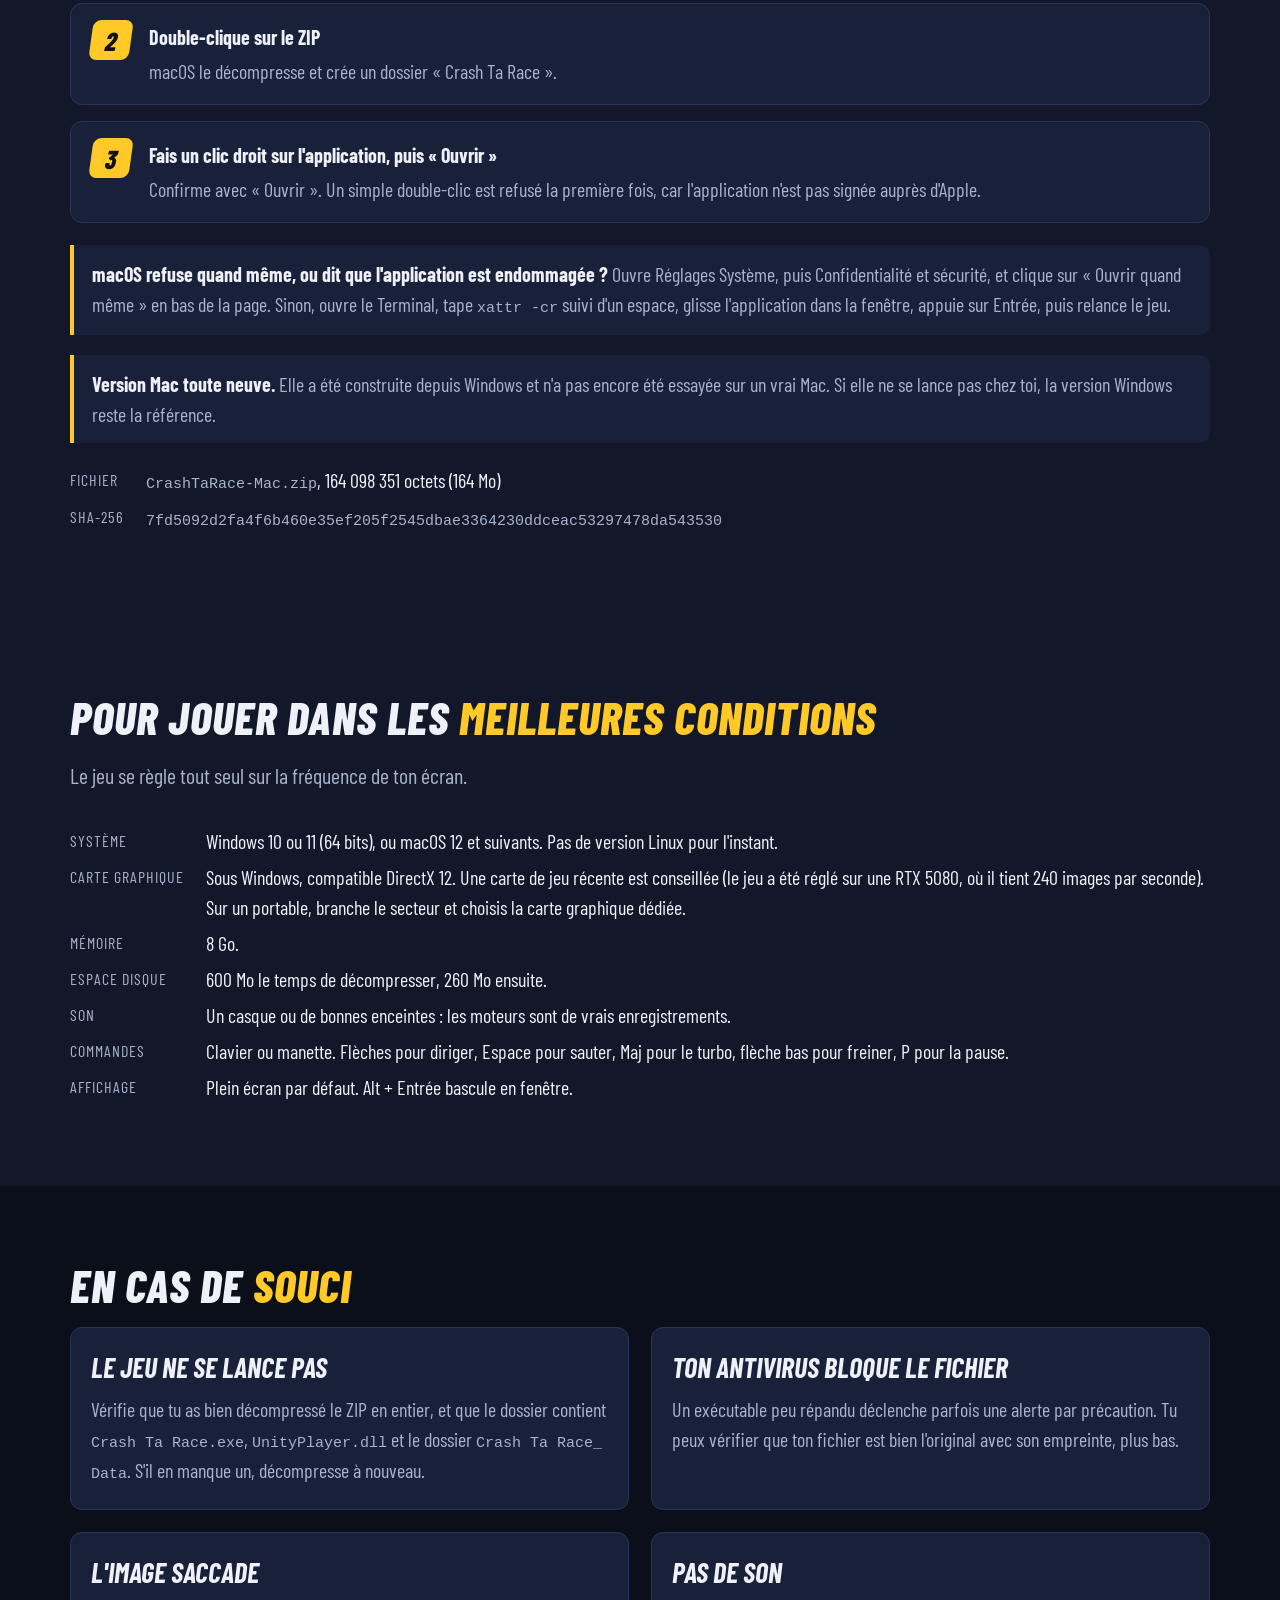
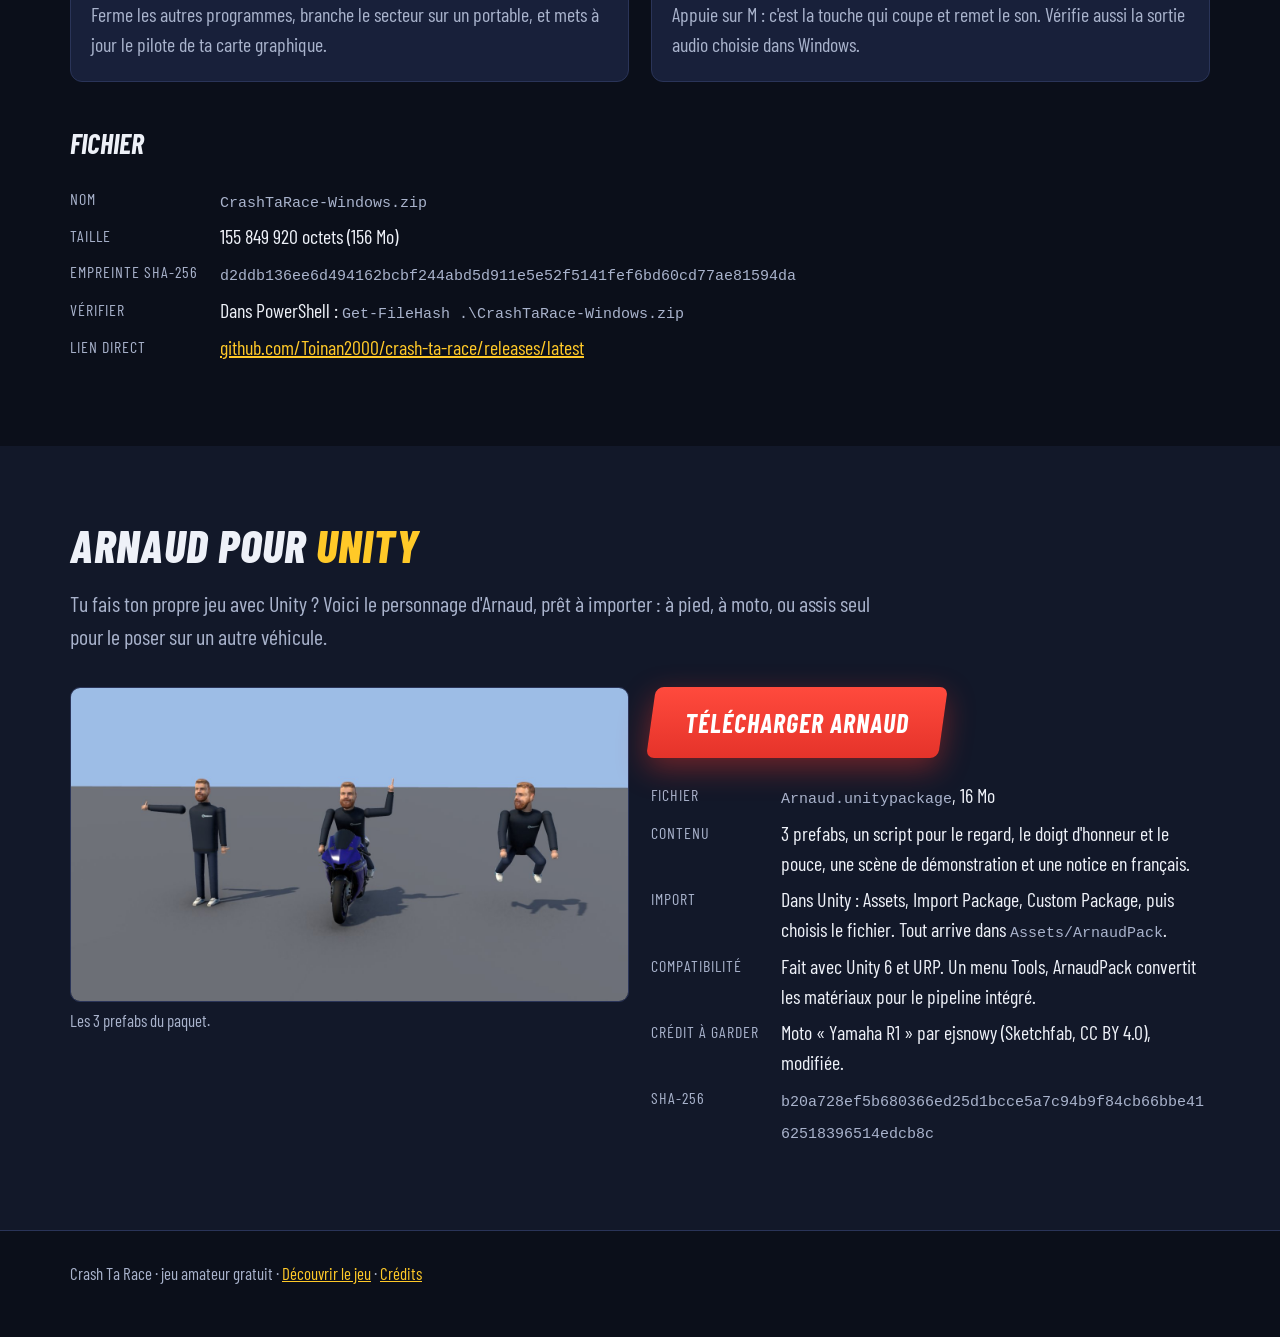
<file: telecharger.html>
<!doctype html>
<html lang="fr">
<head>
<meta charset="utf-8">
<meta name="viewport" content="width=device-width, initial-scale=1">
<title>Télécharger Crash Ta Race pour Windows et Mac</title>
<meta name="description" content="Télécharge Crash Ta Race pour Windows ou Mac : un seul fichier ZIP, rien à installer. Mode d'emploi en 3 étapes.">
<meta property="og:title" content="Télécharger Crash Ta Race">
<meta property="og:description" content="Jeu de course arcade gratuit pour Windows et Mac. Un ZIP, rien à installer.">
<meta property="og:image" content="https://toinan2000.github.io/crash-ta-race/images/og-crash-ta-race-4.jpg">
<meta property="og:image:width" content="1200">
<meta property="og:image:height" content="630">
<meta name="twitter:card" content="summary_large_image">
<meta name="twitter:image" content="https://toinan2000.github.io/crash-ta-race/images/og-crash-ta-race-4.jpg">
<link rel="icon" href="images/icone.png">
<link rel="preconnect" href="https://fonts.googleapis.com">
<link rel="preconnect" href="https://fonts.gstatic.com" crossorigin>
<link href="https://fonts.googleapis.com/css2?family=Barlow+Condensed:ital,wght@0,500;0,600;0,700;1,700;1,800&display=swap" rel="stylesheet">
<link rel="stylesheet" href="style.css">
</head>
<body>

<header class="barre">
  <div class="contenu">
    <a class="marque" href="index.html"><img src="images/icone.png" alt="">Crash Ta Race</a>
    <nav>
      <a href="index.html">Le jeu</a>
      <a href="#etapes">Windows</a>
      <a href="#mac">Mac</a>
      <a href="#config">Configuration</a>
      <a href="#aide">En cas de souci</a>
      <a href="#arnaud-unity">Arnaud pour Unity</a>
    </nav>
  </div>
</header>

<div class="heros" style="padding:54px 0 44px">
  <div class="contenu">
    <h1>Télécharger Crash Ta Race</h1>
    <img class="logotype" src="images/logotype.png" alt="Crash Ta Race" style="width:min(560px,88%)">
    <p class="accroche">Un seul fichier, rien à installer.</p>
    <div class="boutons">
      <a class="bouton principal" id="dl" href="https://github.com/Toinan2000/crash-ta-race/releases/latest/download/CrashTaRace-Windows.zip"><span>Windows</span></a>
      <a class="bouton second" id="dl-mac" href="https://github.com/Toinan2000/crash-ta-race/releases/latest/download/CrashTaRace-Mac.zip"><span>Mac</span></a>
    </div>
    <p class="petit">Windows 10 et 11 (64 bits) : 156 Mo · macOS 12 et suivants, puce Apple ou Intel : 164 Mo · gratuit</p>
  </div>
</div>

<section id="etapes">
  <div class="contenu">
    <h2>Sur <em>Windows</em></h2>
    <p class="chapo">Compte 1 à 2 minutes avec une bonne connexion.</p>
    <ol class="etapes">
      <li><strong>Télécharge le fichier <code>CrashTaRace-Windows.zip</code></strong><p>Clique sur le bouton rouge. Le fichier arrive dans ton dossier « Téléchargements ».</p></li>
      <li><strong>Décompresse tout le ZIP</strong><p>Clic droit sur le fichier, puis « Extraire tout… », puis « Extraire ». Tu obtiens un dossier « Crash Ta Race ». Ne lance pas le jeu depuis l'intérieur du ZIP : il ne trouverait pas ses fichiers.</p></li>
      <li><strong>Double-clique sur <code>Crash Ta Race.exe</code></strong><p>Il est dans le dossier « Crash Ta Race », à côté du fichier <code>LISEZ-MOI.txt</code>. Garde tous les fichiers du dossier ensemble : le jeu a besoin de chacun.</p></li>
    </ol>
    <p class="note" style="margin-top:22px"><strong>Windows affiche « Windows a protégé votre ordinateur » ?</strong> C'est normal pour un jeu amateur qui n'est pas signé par un éditeur. Clique sur « Informations complémentaires », puis sur « Exécuter quand même ». La question n'est posée qu'une fois.</p>
  </div>
</section>

<section class="alt" id="mac">
  <div class="contenu">
    <h2>Sur <em>Mac</em></h2>
    <p class="chapo">Pour macOS 12 ou plus récent, sur les Mac à puce Apple (M1 et suivantes) comme sur les Mac Intel.</p>
    <ol class="etapes">
      <li><strong>Télécharge le fichier <code>CrashTaRace-Mac.zip</code></strong><p>Avec le bouton « Mac » en haut de la page.</p></li>
      <li><strong>Double-clique sur le ZIP</strong><p>macOS le décompresse et crée un dossier « Crash Ta Race ».</p></li>
      <li><strong>Fais un clic droit sur l'application, puis « Ouvrir »</strong><p>Confirme avec « Ouvrir ». Un simple double-clic est refusé la première fois, car l'application n'est pas signée auprès d'Apple.</p></li>
    </ol>
    <p class="note" style="margin-top:22px"><strong>macOS refuse quand même, ou dit que l'application est endommagée ?</strong> Ouvre Réglages Système, puis Confidentialité et sécurité, et clique sur « Ouvrir quand même » en bas de la page. Sinon, ouvre le Terminal, tape <code>xattr -cr</code> suivi d'un espace, glisse l'application dans la fenêtre, appuie sur Entrée, puis relance le jeu.</p>
    <p class="note" style="margin-top:14px"><strong>Version Mac toute neuve.</strong> Elle a été construite depuis Windows et n'a pas encore été essayée sur un vrai Mac. Si elle ne se lance pas chez toi, la version Windows reste la référence.</p>
    <dl class="fiche" style="margin-top:22px">
      <dt>Fichier</dt><dd><code>CrashTaRace-Mac.zip</code>, 164 098 351 octets (164 Mo)</dd>
      <dt>SHA-256</dt><dd><code>7fd5092d2fa4f6b460e35ef205f2545dbae3364230ddceac53297478da543530</code></dd>
    </dl>
  </div>
</section>

<section class="alt" id="config">
  <div class="contenu">
    <h2>Pour jouer dans les <em>meilleures conditions</em></h2>
    <p class="chapo">Le jeu se règle tout seul sur la fréquence de ton écran.</p>
    <dl class="fiche">
      <dt>Système</dt><dd>Windows 10 ou 11 (64 bits), ou macOS 12 et suivants. Pas de version Linux pour l'instant.</dd>
      <dt>Carte graphique</dt><dd>Sous Windows, compatible DirectX 12. Une carte de jeu récente est conseillée (le jeu a été réglé sur une RTX 5080, où il tient 240 images par seconde). Sur un portable, branche le secteur et choisis la carte graphique dédiée.</dd>
      <dt>Mémoire</dt><dd>8 Go.</dd>
      <dt>Espace disque</dt><dd>600 Mo le temps de décompresser, 260 Mo ensuite.</dd>
      <dt>Son</dt><dd>Un casque ou de bonnes enceintes : les moteurs sont de vrais enregistrements.</dd>
      <dt>Commandes</dt><dd>Clavier ou manette. Flèches pour diriger, Espace pour sauter, Maj pour le turbo, flèche bas pour freiner, P pour la pause.</dd>
      <dt>Affichage</dt><dd>Plein écran par défaut. Alt + Entrée bascule en fenêtre.</dd>
    </dl>
  </div>
</section>

<section id="aide">
  <div class="contenu">
    <h2>En cas de <em>souci</em></h2>
    <div class="grille g2">
      <div class="carte"><div class="texte"><h3>Le jeu ne se lance pas</h3><p>Vérifie que tu as bien décompressé le ZIP en entier, et que le dossier contient <code>Crash Ta Race.exe</code>, <code>UnityPlayer.dll</code> et le dossier <code>Crash Ta Race_Data</code>. S'il en manque un, décompresse à nouveau.</p></div></div>
      <div class="carte"><div class="texte"><h3>Ton antivirus bloque le fichier</h3><p>Un exécutable peu répandu déclenche parfois une alerte par précaution. Tu peux vérifier que ton fichier est bien l'original avec son empreinte, plus bas.</p></div></div>
      <div class="carte"><div class="texte"><h3>L'image saccade</h3><p>Ferme les autres programmes, branche le secteur sur un portable, et mets à jour le pilote de ta carte graphique.</p></div></div>
      <div class="carte"><div class="texte"><h3>Pas de son</h3><p>Appuie sur M : c'est la touche qui coupe et remet le son. Vérifie aussi la sortie audio choisie dans Windows.</p></div></div>
    </div>
    <h3 style="margin-top:40px">Fichier</h3>
    <dl class="fiche">
      <dt>Nom</dt><dd><code>CrashTaRace-Windows.zip</code></dd>
      <dt>Taille</dt><dd>155 849 920 octets (156 Mo)</dd>
      <dt>Empreinte SHA-256</dt><dd><code>d2ddb136ee6d494162bcbf244abd5d911e5e52f5141fef6bd60cd77ae81594da</code></dd>
      <dt>Vérifier</dt><dd>Dans PowerShell : <code>Get-FileHash .\CrashTaRace-Windows.zip</code></dd>
      <dt>Lien direct</dt><dd><a href="https://github.com/Toinan2000/crash-ta-race/releases/latest/download/CrashTaRace-Windows.zip">github.com/Toinan2000/crash-ta-race/releases/latest</a></dd>
    </dl>
  </div>
</section>

<section class="alt" id="arnaud-unity">
  <div class="contenu">
    <h2>Arnaud pour <em>Unity</em></h2>
    <p class="chapo">Tu fais ton propre jeu avec Unity ? Voici le personnage d'Arnaud, prêt à importer : à pied, à moto, ou assis seul pour le poser sur un autre véhicule.</p>
    <div class="grille g2">
      <figure class="galerie"><img src="images/arnaud-unity.jpg" alt="Les 3 versions d'Arnaud pour Unity" loading="lazy"><figcaption>Les 3 prefabs du paquet.</figcaption></figure>
      <div>
        <div class="boutons" style="justify-content:flex-start;margin-bottom:22px">
          <a class="bouton principal" href="https://github.com/Toinan2000/crash-ta-race/releases/latest/download/Arnaud.unitypackage"><span>Télécharger Arnaud</span></a>
        </div>
        <dl class="fiche">
          <dt>Fichier</dt><dd><code>Arnaud.unitypackage</code>, 16 Mo</dd>
          <dt>Contenu</dt><dd>3 prefabs, un script pour le regard, le doigt d'honneur et le pouce, une scène de démonstration et une notice en français.</dd>
          <dt>Import</dt><dd>Dans Unity : Assets, Import Package, Custom Package, puis choisis le fichier. Tout arrive dans <code>Assets/ArnaudPack</code>.</dd>
          <dt>Compatibilité</dt><dd>Fait avec Unity 6 et URP. Un menu Tools, ArnaudPack convertit les matériaux pour le pipeline intégré.</dd>
          <dt>Crédit à garder</dt><dd>Moto « Yamaha R1 » par ejsnowy (Sketchfab, CC BY 4.0), modifiée.</dd>
          <dt>SHA-256</dt><dd><code>b20a728ef5b680366ed25d1bcce5a7c94b9f84cb66bbe4162518396514edcb8c</code></dd>
        </dl>
      </div>
    </div>
  </div>
</section>

<footer>
  <div class="contenu">Crash Ta Race · jeu amateur gratuit · <a href="index.html">Découvrir le jeu</a> · <a href="index.html#credits">Crédits</a></div>
</footer>

</body>
</html>
</file>
<file: style.css>
:root {
  --fond: #0b0f1a;
  --fond-2: #121829;
  --carte: #18203a;
  --bord: #2a3458;
  --texte: #eef1f8;
  --doux: #a9b3cc;
  --jaune: #ffc928;
  --orange: #ff8a1f;
  --rouge: #e5332a;
  --bleu: #39a8ff;
}
* { box-sizing: border-box; }
html { scroll-behavior: smooth; }
body {
  margin: 0;
  background: var(--fond);
  color: var(--texte);
  font-family: "Barlow Condensed", "Segoe UI", Roboto, Arial, sans-serif;
  font-size: 20px;
  line-height: 1.5;
}
img { max-width: 100%; display: block; }
a { color: var(--jaune); }
.contenu { max-width: 1180px; margin: 0 auto; padding: 0 20px; }

/* en-tête */
.barre { position: sticky; top: 0; z-index: 10; background: rgba(11, 15, 26, .92); border-bottom: 1px solid var(--bord); backdrop-filter: blur(8px); }
.barre .contenu { display: flex; align-items: center; justify-content: space-between; gap: 16px; min-height: 64px; }
.barre .marque { display: flex; align-items: center; gap: 12px; color: var(--texte); text-decoration: none; font-weight: 700; font-style: italic; font-size: 24px; letter-spacing: .5px; }
.barre .marque img { width: 40px; height: 40px; border-radius: 9px; }
.barre nav { display: flex; gap: 22px; flex-wrap: wrap; }
.barre nav a { color: var(--doux); text-decoration: none; font-weight: 600; text-transform: uppercase; font-size: 17px; letter-spacing: 1px; }
.barre nav a:hover { color: var(--jaune); }

/* héros */
.heros { position: relative; isolation: isolate; text-align: center; padding: 70px 0 60px; overflow: hidden; }
.heros::before { content: ""; position: absolute; inset: 0; z-index: -2; background: url("images/jeu-campagne.jpg") center / cover no-repeat; }
.heros::after { content: ""; position: absolute; inset: 0; z-index: -1; background: linear-gradient(180deg, rgba(11, 15, 26, .55) 0%, rgba(11, 15, 26, .78) 55%, var(--fond) 100%); }
.heros .logotype { width: min(760px, 92%); margin: 0 auto 18px; filter: drop-shadow(0 8px 24px rgba(0, 0, 0, .6)); }
.heros h1 { position: absolute; left: -9999px; }
.heros p.accroche { font-size: 28px; font-weight: 600; margin: 0 auto 30px; max-width: 760px; text-shadow: 0 2px 10px rgba(0, 0, 0, .8); }
.boutons { display: flex; gap: 16px; justify-content: center; flex-wrap: wrap; }
.bouton {
  display: inline-block; padding: 16px 34px; border-radius: 8px; text-decoration: none; font-weight: 700; font-style: italic;
  font-size: 26px; letter-spacing: 1px; text-transform: uppercase; transform: skewX(-8deg); transition: transform .15s, filter .15s;
}
.bouton span { display: inline-block; transform: skewX(8deg); }
.bouton:hover { transform: skewX(-8deg) scale(1.04); filter: brightness(1.12); }
.bouton.principal { background: linear-gradient(180deg, #ff4a3d, var(--rouge)); color: #fff; box-shadow: 0 10px 30px rgba(229, 51, 42, .45); }
.bouton.second { background: var(--carte); color: var(--texte); border: 1px solid var(--bord); }
.petit { font-size: 17px; color: var(--doux); margin-top: 16px; }

/* sections */
section { padding: 64px 0; scroll-margin-top: 64px; }
section.alt { background: var(--fond-2); }
h2 { font-size: 46px; font-style: italic; font-weight: 800; text-transform: uppercase; margin: 0 0 8px; letter-spacing: 1px; }
h2 em { font-style: italic; color: var(--jaune); }
.chapo { color: var(--doux); font-size: 22px; margin: 0 0 34px; max-width: 800px; }
h3 { font-size: 28px; font-style: italic; text-transform: uppercase; margin: 0 0 6px; }

.grille { display: grid; gap: 22px; }
.g3 { grid-template-columns: repeat(auto-fit, minmax(300px, 1fr)); }
.g2 { grid-template-columns: repeat(auto-fit, minmax(420px, 1fr)); }
.g4 { grid-template-columns: repeat(auto-fit, minmax(240px, 1fr)); }
@media (max-width: 480px) { .g2 { grid-template-columns: 1fr; } }

/* vedette : Arnaud */
.vedette { position: relative; overflow: hidden; background: radial-gradient(900px 520px at 22% 42%, rgba(229, 51, 42, .30), transparent 70%), linear-gradient(180deg, #1a0f16, var(--fond-2)); border-top: 4px solid var(--rouge); border-bottom: 1px solid var(--bord); }
.vedette .duo { display: grid; grid-template-columns: minmax(0, 1.05fr) minmax(0, 1fr); gap: 40px; align-items: center; }
.vedette .affiche { position: relative; isolation: isolate; padding-top: 30px; }
.vedette .affiche::before { content: ""; position: absolute; z-index: -3; left: 6%; right: 6%; top: 8%; bottom: 4%; border-radius: 16px; transform: skewX(-8deg); background: repeating-linear-gradient(115deg, var(--jaune) 0 26px, #111 26px 52px); opacity: .92; }
.vedette .affiche::after { content: ""; position: absolute; z-index: -2; left: 6%; right: 6%; top: 8%; bottom: 4%; border-radius: 16px; transform: skewX(-8deg); background: linear-gradient(180deg, rgba(229, 51, 42, .88), rgba(120, 16, 12, .94)); margin: 10px; }
.vedette .affiche img { width: 100%; height: auto; filter: drop-shadow(0 18px 22px rgba(0, 0, 0, .65)); }
.vedette .avis { position: absolute; left: 3%; top: 4%; background: var(--jaune); color: #111; font-weight: 800; font-style: italic; text-transform: uppercase; letter-spacing: 2px; font-size: 26px; padding: 4px 18px; border-radius: 6px; transform: rotate(-7deg); box-shadow: 0 8px 20px rgba(0, 0, 0, .5); }
.vedette h2 { font-size: clamp(46px, 6vw, 72px); line-height: 1.02; margin-bottom: 14px; }
.vedette h2 em { color: var(--rouge); }
.vedette .chapo { color: var(--texte); margin-bottom: 24px; }
.chiffres { display: grid; grid-template-columns: 1fr 1fr; gap: 14px; margin-bottom: 30px; }
.chiffres div { background: rgba(11, 15, 26, .6); border: 1px solid var(--bord); border-left: 4px solid var(--jaune); border-radius: 0 10px 10px 0; padding: 10px 14px 12px; }
#pistolet .chiffres { grid-template-columns: repeat(auto-fit, minmax(230px, 1fr)); }
#pistolet .chiffres b { font-size: 34px; }
.chiffres b { display: block; font-size: 44px; line-height: 1; font-style: italic; font-weight: 800; color: var(--jaune); }
.chiffres span { display: block; color: var(--doux); font-size: 18px; line-height: 1.3; margin-top: 4px; }
.voix { margin-bottom: 30px; }
.titre-voix { margin: 0 0 10px; font-weight: 700; font-style: italic; text-transform: uppercase; letter-spacing: 1px; font-size: 20px; }
.pastilles { display: flex; flex-wrap: wrap; gap: 10px; }
.pastilles button { min-width: 48px; height: 48px; padding: 0 14px; border-radius: 8px; border: 1px solid var(--bord); background: #0d1326; color: var(--texte); font: inherit; font-weight: 800; font-style: italic; font-size: 22px; cursor: pointer; transition: transform .12s, background .12s; }
.pastilles button:hover { transform: scale(1.07); border-color: var(--jaune); }
.pastilles button.hasard { background: var(--jaune); color: #111; border-color: var(--jaune); text-transform: uppercase; letter-spacing: 1px; font-size: 20px; }
.pastilles button.joue { background: var(--rouge); border-color: var(--rouge); color: #fff; }
.vedette .galerie img { aspect-ratio: 4 / 3; }
@media (max-width: 860px) {
  .vedette .duo { grid-template-columns: 1fr; gap: 20px; }
  .vedette .affiche { max-width: 520px; margin: 0 auto; }
}
@media (max-width: 700px) {
  .barre .contenu { flex-direction: column; align-items: flex-start; gap: 4px; padding-top: 8px; padding-bottom: 8px; }
  .barre .marque { white-space: nowrap; font-size: 21px; }
  .barre .marque img { width: 32px; height: 32px; }
  .barre nav { gap: 4px 14px; }
  .barre nav a { font-size: 15px; letter-spacing: .5px; }
  section { scroll-margin-top: 110px; }
}
@media (max-width: 420px) { .chiffres { grid-template-columns: 1fr; } .bouton { font-size: 22px; padding: 14px 24px; } }

.carte { background: var(--carte); border: 1px solid var(--bord); border-radius: 12px; overflow: hidden; }
.carte img { width: 100%; aspect-ratio: 12 / 7; object-fit: cover; background: #5c6470; }
.carte.portrait img { aspect-ratio: 1 / 1; }
.carte .texte { padding: 18px 20px 22px; }
.carte p { margin: 0; color: var(--doux); }
.etiquette { display: inline-block; background: var(--jaune); color: #111; font-weight: 800; font-size: 15px; letter-spacing: 1px; text-transform: uppercase; padding: 2px 10px; border-radius: 4px; margin-bottom: 8px; transform: skewX(-8deg); }
.etiquette.rouge { background: var(--rouge); color: #fff; }
.etiquette.bleu { background: var(--bleu); color: #06121f; }

.barres { margin-top: 12px; display: grid; grid-template-columns: auto 1fr; gap: 6px 12px; align-items: center; font-size: 16px; text-transform: uppercase; letter-spacing: 1px; color: var(--doux); }
.barres i { display: block; height: 10px; border-radius: 3px; background: linear-gradient(90deg, var(--jaune), var(--orange)); transform: skewX(-20deg); }

.galerie img { border-radius: 10px; border: 1px solid var(--bord); width: 100%; aspect-ratio: 16 / 9; object-fit: cover; }
figure { margin: 0; }
figcaption { color: var(--doux); font-size: 17px; margin-top: 6px; }

.touches { display: grid; grid-template-columns: auto 1fr; gap: 10px 18px; align-items: center; max-width: 620px; }
kbd { display: inline-block; min-width: 46px; text-align: center; padding: 4px 12px; border-radius: 6px; background: #0d1326; border: 1px solid var(--bord); border-bottom-width: 3px; font-family: inherit; font-weight: 700; font-size: 18px; }

ol.etapes { counter-reset: e; list-style: none; padding: 0; margin: 0; display: grid; gap: 16px; }
ol.etapes li { counter-increment: e; background: var(--carte); border: 1px solid var(--bord); border-radius: 12px; padding: 18px 20px 18px 78px; position: relative; }
ol.etapes li::before { content: counter(e); position: absolute; left: 20px; top: 16px; width: 40px; height: 40px; border-radius: 8px; background: var(--jaune); color: #111; font-weight: 800; font-style: italic; font-size: 26px; display: grid; place-items: center; transform: skewX(-8deg); }
ol.etapes strong { color: var(--texte); }
ol.etapes p { margin: 4px 0 0; color: var(--doux); }

.note { border-left: 4px solid var(--jaune); background: var(--carte); padding: 14px 18px; border-radius: 0 10px 10px 0; color: var(--doux); }
.note strong { color: var(--texte); }
.fiche { display: grid; grid-template-columns: auto 1fr; gap: 6px 22px; }
.fiche dt { color: var(--doux); text-transform: uppercase; font-size: 16px; letter-spacing: 1px; padding-top: 3px; }
.fiche dd { margin: 0; }
code { font-family: Consolas, "Courier New", monospace; font-size: 15px; word-break: break-all; color: var(--doux); }

table.credits { width: 100%; border-collapse: collapse; font-size: 17px; }
table.credits th, table.credits td { text-align: left; padding: 8px 10px; border-bottom: 1px solid var(--bord); }
table.credits th { color: var(--doux); text-transform: uppercase; font-size: 15px; letter-spacing: 1px; }

footer { border-top: 1px solid var(--bord); padding: 30px 0 50px; color: var(--doux); font-size: 17px; }
</file>
